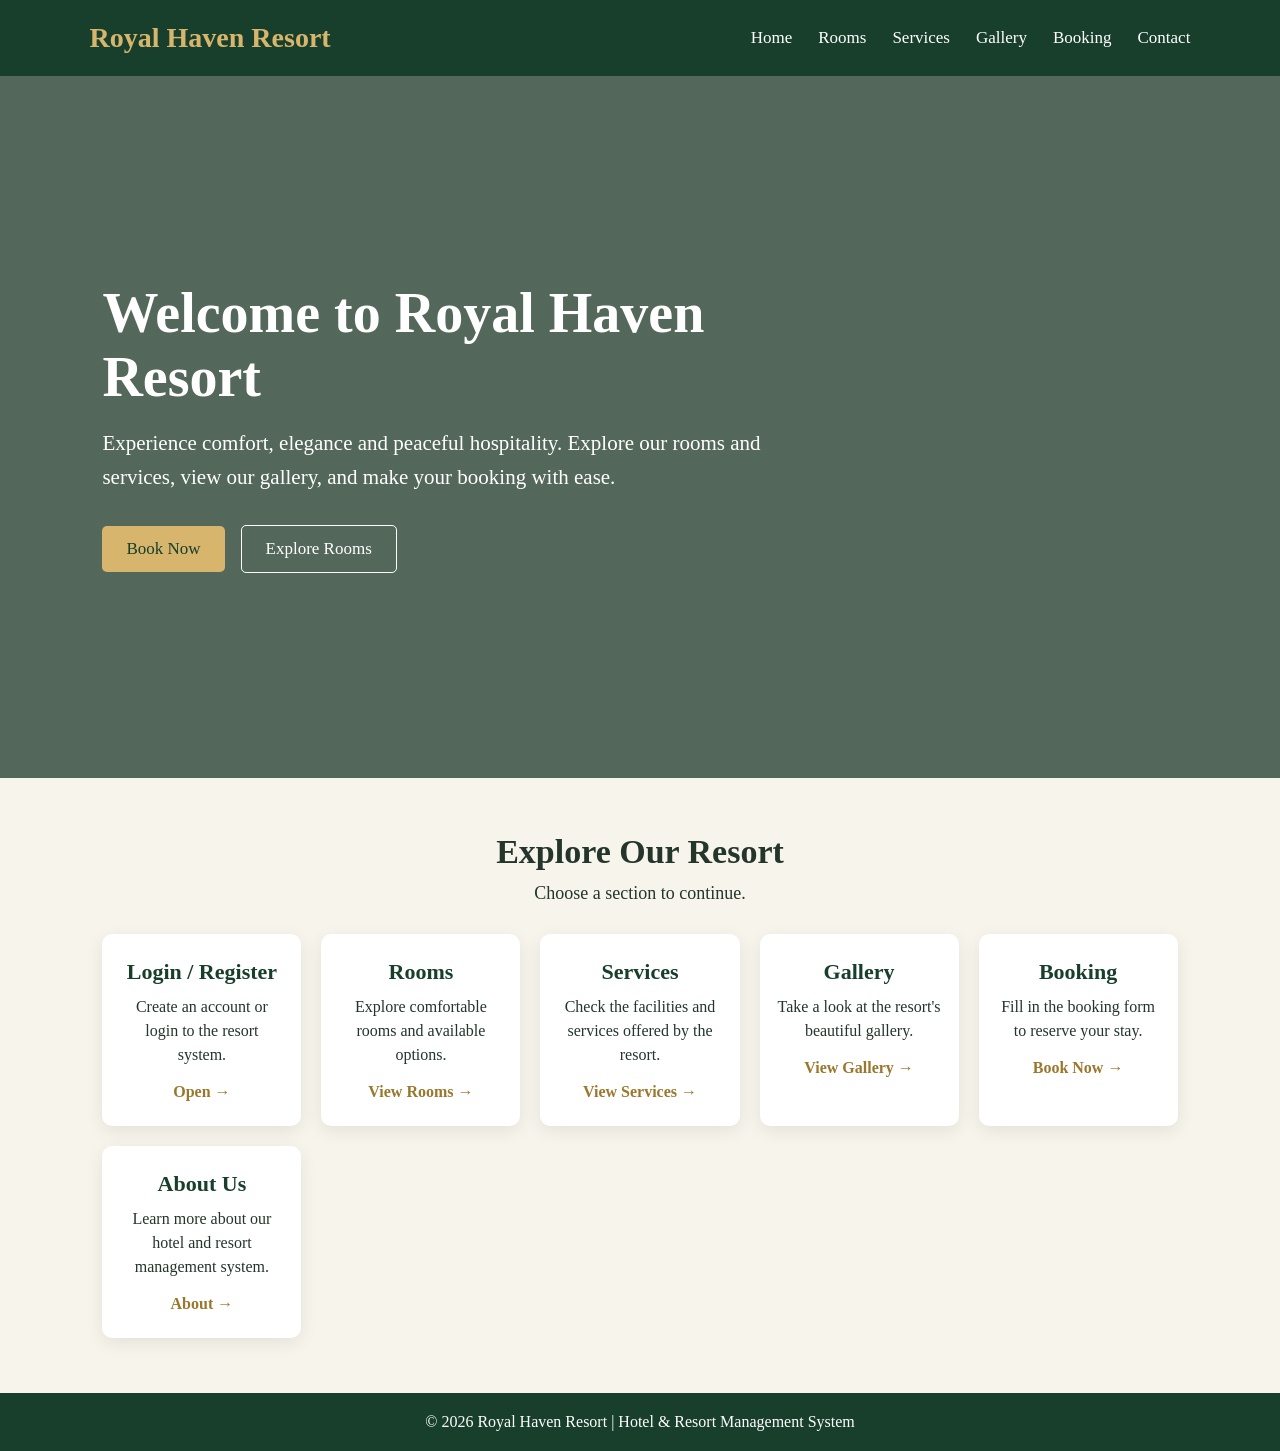
<file: Hotel-Resort-Member-1/index.html>
<!DOCTYPE html>
<html lang="en">
<head>
    <meta charset="UTF-8">
    <meta name="viewport" content="width=device-width, initial-scale=1.0">
    <title>Hotel & Resort Management System</title>
    <style>
        * {
            margin: 0;
            padding: 0;
            box-sizing: border-box;
        }

        body {
            font-family: "Times New Roman", serif;
            background: #f7f4ec;
            color: #24352b;
        }

        header {
            background: #173f2b;
            color: white;
            padding: 22px 7%;
            display: flex;
            justify-content: space-between;
            align-items: center;
            gap: 20px;
            flex-wrap: wrap;
        }

        .logo {
            font-size: 28px;
            font-weight: bold;
            color: #d7b56d;
        }

        nav a {
            color: white;
            text-decoration: none;
            margin-left: 22px;
            font-size: 17px;
        }

        nav a:hover {
            color: #d7b56d;
        }

        .hero {
            min-height: 78vh;
            display: flex;
            align-items: center;
            padding: 70px 8%;
            background:
                linear-gradient(rgba(20, 50, 35, 0.72), rgba(20, 50, 35, 0.72)),
                url("https://images.unsplash.com/photo-1564501049412-61c2a3083791?auto=format&fit=crop&w=1600&q=80")
                center/cover;
            color: white;
        }

        .hero-content {
            max-width: 700px;
        }

        .hero h1 {
            font-size: 56px;
            margin-bottom: 18px;
        }

        .hero p {
            font-size: 21px;
            line-height: 1.6;
            margin-bottom: 30px;
        }

        .buttons a {
            display: inline-block;
            text-decoration: none;
            padding: 13px 24px;
            margin-right: 12px;
            border-radius: 5px;
            font-size: 17px;
        }

        .primary {
            background: #d7b56d;
            color: #173f2b;
        }

        .secondary {
            border: 1px solid white;
            color: white;
        }

        .quick-links {
            padding: 55px 8%;
            text-align: center;
        }

        .quick-links h2 {
            font-size: 34px;
            margin-bottom: 12px;
        }

        .quick-links > p {
            margin-bottom: 30px;
            font-size: 18px;
        }

        .cards {
            display: grid;
            grid-template-columns: repeat(auto-fit, minmax(190px, 1fr));
            gap: 20px;
        }

        .card {
            background: white;
            padding: 25px 18px;
            border-radius: 10px;
            box-shadow: 0 5px 18px rgba(0,0,0,0.08);
        }

        .card h3 {
            color: #173f2b;
            margin-bottom: 10px;
            font-size: 22px;
        }

        .card p {
            margin-bottom: 16px;
            line-height: 1.5;
        }

        .card a {
            text-decoration: none;
            color: #9b772d;
            font-weight: bold;
        }

        footer {
            background: #173f2b;
            color: white;
            text-align: center;
            padding: 20px;
        }

        @media (max-width: 700px) {
            .hero h1 {
                font-size: 40px;
            }

            nav a {
                margin-left: 8px;
                font-size: 15px;
            }
        }
    </style>
</head>
<body>

<header>
    <div class="logo">Royal Haven Resort</div>
    <nav>
        <a href="index.html">Home</a>
        <a href="../Member-2_Rooms-Services/HTML/rooms.html">Rooms</a>
        <a href="../Member-2_Rooms-Services/HTML/services.html">Services</a>
        <a href="../Member-3_Gallery-Contact/HTML/gallery.html">Gallery</a>
        <a href="../Member-4_Booking-About/HTML/booking.html">Booking</a>
        <a href="../Member-3_Gallery-Contact/HTML/contact.html">Contact</a>
    </nav>
</header>

<section class="hero">
    <div class="hero-content">
        <h1>Welcome to Royal Haven Resort</h1>
        <p>
            Experience comfort, elegance and peaceful hospitality.
            Explore our rooms and services, view our gallery, and make
            your booking with ease.
        </p>

        <div class="buttons">
            <a class="primary" href="../Member-4_Booking-About/HTML/booking.html">Book Now</a>
            <a class="secondary" href="../Member-2_Rooms-Services/HTML/rooms.html">Explore Rooms</a>
        </div>
    </div>
</section>

<section class="quick-links">
    <h2>Explore Our Resort</h2>
    <p>Choose a section to continue.</p>

    <div class="cards">
        <div class="card">
            <h3>Login / Register</h3>
            <p>Create an account or login to the resort system.</p>
            <a href="./HTML/login.html">Open →</a>
        </div>

        <div class="card">
            <h3>Rooms</h3>
            <p>Explore comfortable rooms and available options.</p>
            <a href="../Member-2_Rooms-Services/HTML/rooms.html">View Rooms →</a>
        </div>

        <div class="card">
            <h3>Services</h3>
            <p>Check the facilities and services offered by the resort.</p>
            <a href="../Member-2_Rooms-Services/HTML/services.html">View Services →</a>
        </div>

        <div class="card">
            <h3>Gallery</h3>
            <p>Take a look at the resort's beautiful gallery.</p>
            <a href="../Member-3_Gallery-Contact/HTML/gallery.html">View Gallery →</a>
        </div>

        <div class="card">
            <h3>Booking</h3>
            <p>Fill in the booking form to reserve your stay.</p>
            <a href="../Member-4_Booking-About/HTML/booking.html">Book Now →</a>
        </div>

        <div class="card">
            <h3>About Us</h3>
            <p>Learn more about our hotel and resort management system.</p>
            <a href="../Member-4_Booking-About/HTML/about.html">About →</a>
        </div>
    </div>
</section>

<footer>
    <p>&copy; 2026 Royal Haven Resort | Hotel & Resort Management System</p>
</footer>

</body>
</html>
</file>
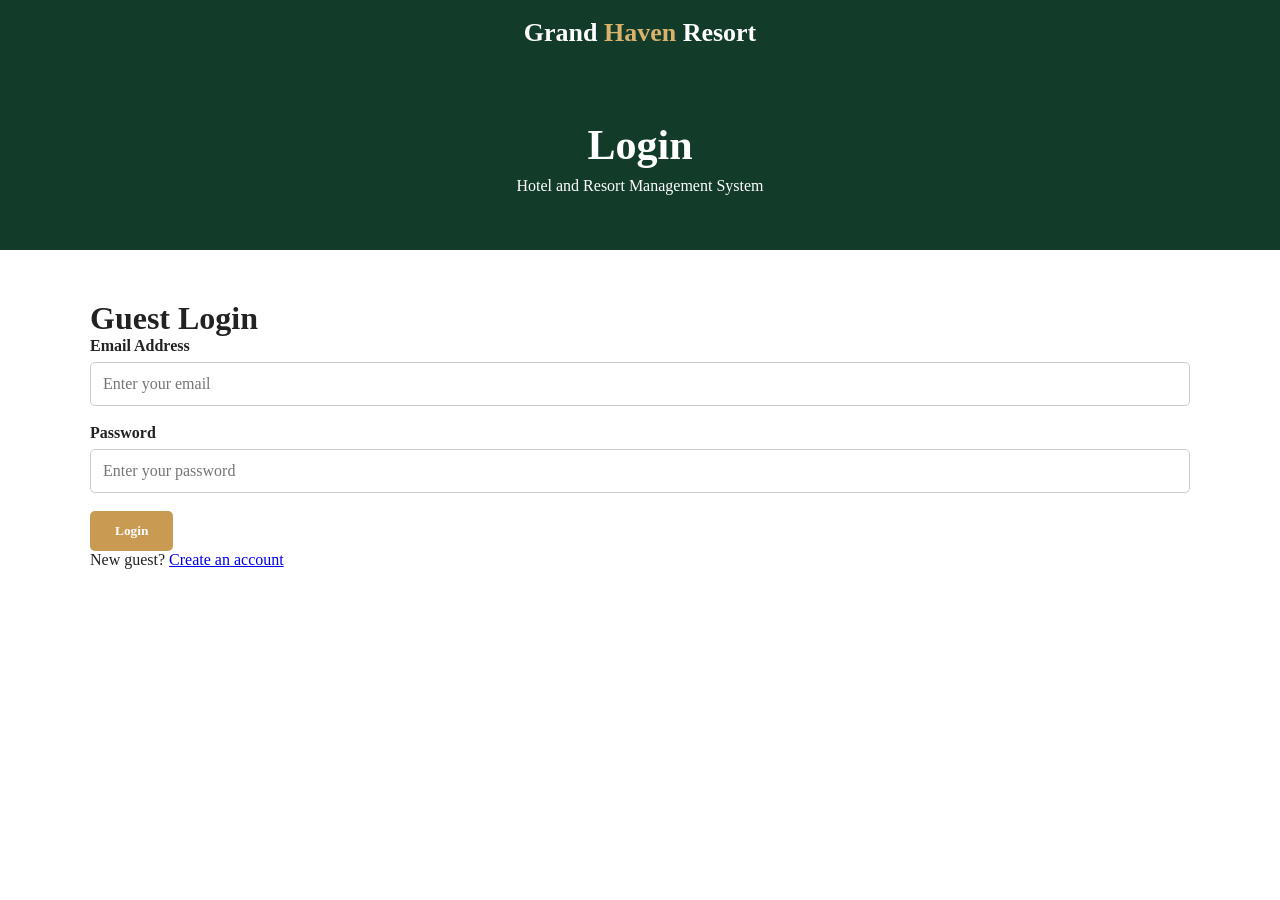
<file: Hotel-Resort-Member-1/HTML/login.html>
<!DOCTYPE html>
<html lang="en">
<head>
    <meta charset="UTF-8">
    <meta name="viewport" content="width=device-width, initial-scale=1.0">
    <title>Login - Grand Haven Resort</title>
    <link rel="stylesheet" href="../CSS/login-register.css">
</head>
<body>
    <header class="navbar">
        <div class="logo">Grand <span>Haven</span> Resort</div>
    </header>
    <section class="page-title">
        <h1>Login</h1>
        <p>Hotel and Resort Management System</p>
    </section>
    <main class="container">
        <h1>Guest Login</h1>
<form>
<div><label>Email Address</label><input type="email" placeholder="Enter your email"></div><br>
<div><label>Password</label><input type="password" placeholder="Enter your password"></div><br>
<button class="btn">Login</button>
</form>
<p>New guest? <a href="register.html">Create an account</a></p>
    </main>
</body>
</html>
</file>
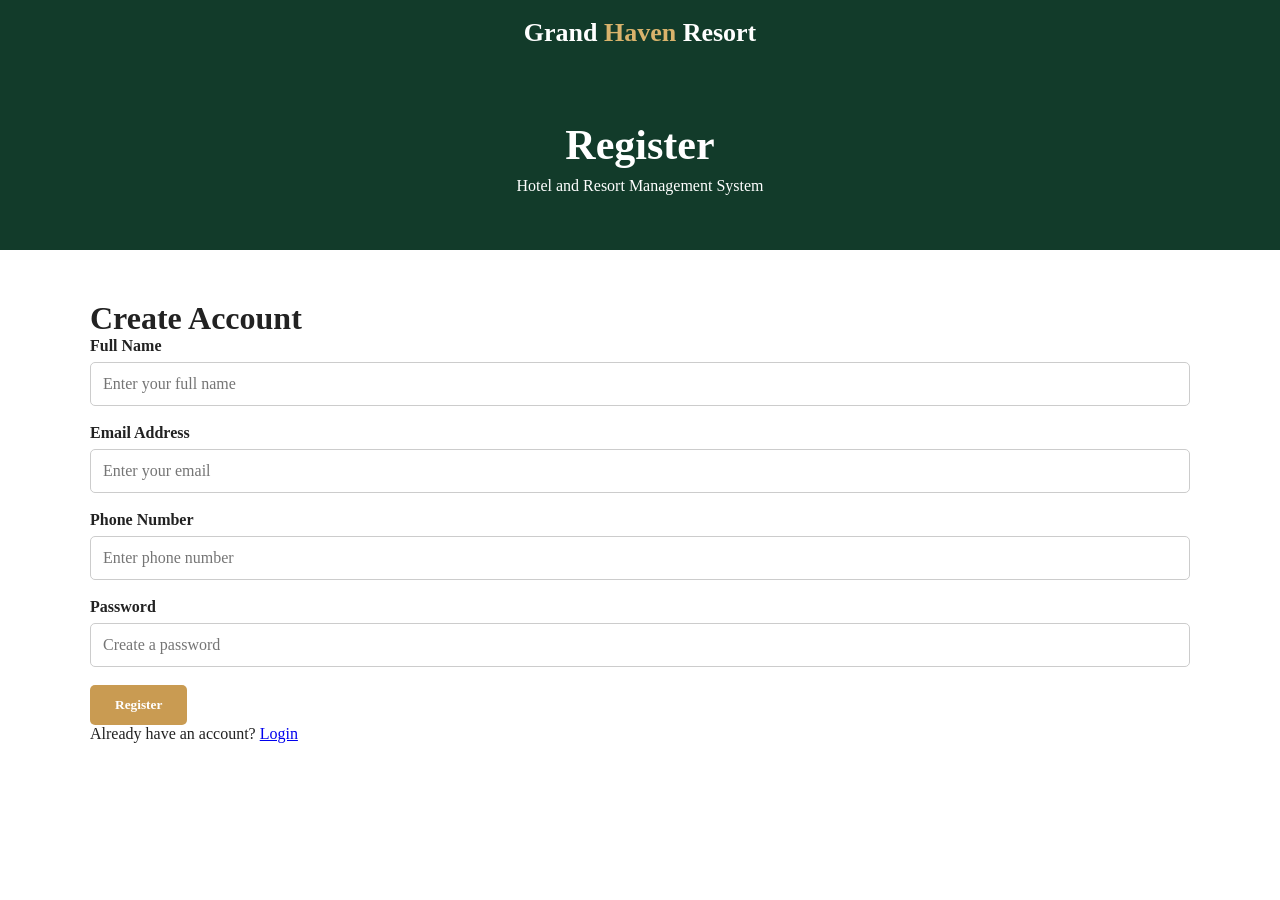
<file: Hotel-Resort-Member-1/HTML/register.html>
<!DOCTYPE html>
<html lang="en">
<head>
    <meta charset="UTF-8">
    <meta name="viewport" content="width=device-width, initial-scale=1.0">
    <title>Register - Grand Haven Resort</title>
    <link rel="stylesheet" href="../CSS/login-register.css">
</head>
<body>
    <header class="navbar">
        <div class="logo">Grand <span>Haven</span> Resort</div>
    </header>
    <section class="page-title">
        <h1>Register</h1>
        <p>Hotel and Resort Management System</p>
    </section>
    <main class="container">
        <h1>Create Account</h1>
<form>
<div><label>Full Name</label><input type="text" placeholder="Enter your full name"></div><br>
<div><label>Email Address</label><input type="email" placeholder="Enter your email"></div><br>
<div><label>Phone Number</label><input type="tel" placeholder="Enter phone number"></div><br>
<div><label>Password</label><input type="password" placeholder="Create a password"></div><br>
<button class="btn">Register</button>
</form>
<p>Already have an account? <a href="login.html">Login</a></p>
    </main>
</body>
</html>
</file>
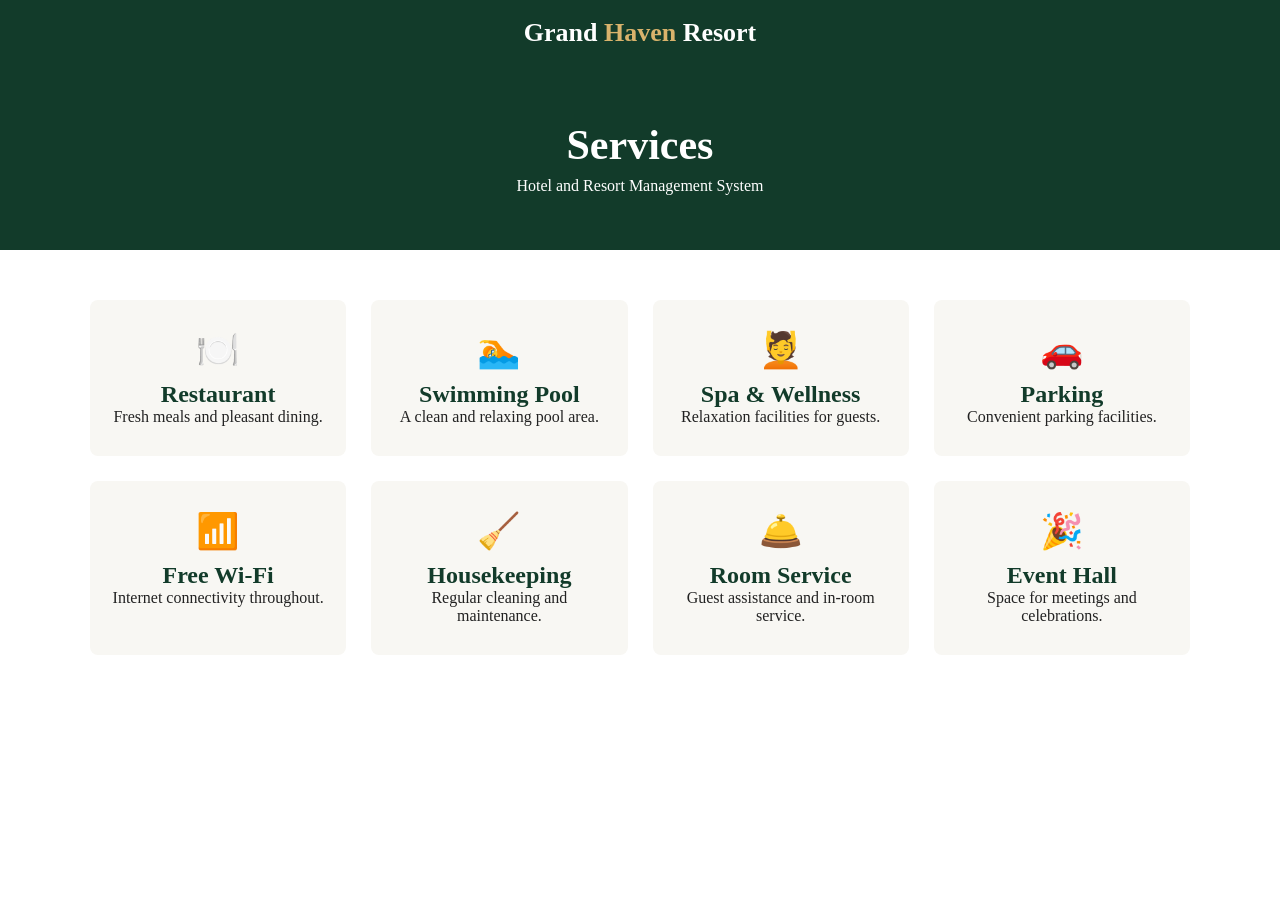
<file: Hotel-Resort-Member-2/HTML/services.html>
<!DOCTYPE html>
<html lang="en">
<head>
    <meta charset="UTF-8">
    <meta name="viewport" content="width=device-width, initial-scale=1.0">
    <title>Services - Grand Haven Resort</title>
    <link rel="stylesheet" href="../CSS/rooms-services.css">
</head>
<body>
    <header class="navbar">
        <div class="logo">Grand <span>Haven</span> Resort</div>
    </header>
    <section class="page-title">
        <h1>Services</h1>
        <p>Hotel and Resort Management System</p>
    </section>
    <main class="container">
        <div class="service-grid">
<div class="service"><div class="icon">🍽️</div><h2>Restaurant</h2><p>Fresh meals and pleasant dining.</p></div>
<div class="service"><div class="icon">🏊</div><h2>Swimming Pool</h2><p>A clean and relaxing pool area.</p></div>
<div class="service"><div class="icon">💆</div><h2>Spa & Wellness</h2><p>Relaxation facilities for guests.</p></div>
<div class="service"><div class="icon">🚗</div><h2>Parking</h2><p>Convenient parking facilities.</p></div>
<div class="service"><div class="icon">📶</div><h2>Free Wi-Fi</h2><p>Internet connectivity throughout.</p></div>
<div class="service"><div class="icon">🧹</div><h2>Housekeeping</h2><p>Regular cleaning and maintenance.</p></div>
<div class="service"><div class="icon">🛎️</div><h2>Room Service</h2><p>Guest assistance and in-room service.</p></div>
<div class="service"><div class="icon">🎉</div><h2>Event Hall</h2><p>Space for meetings and celebrations.</p></div>
</div>
    </main>
</body>
</html>
</file>
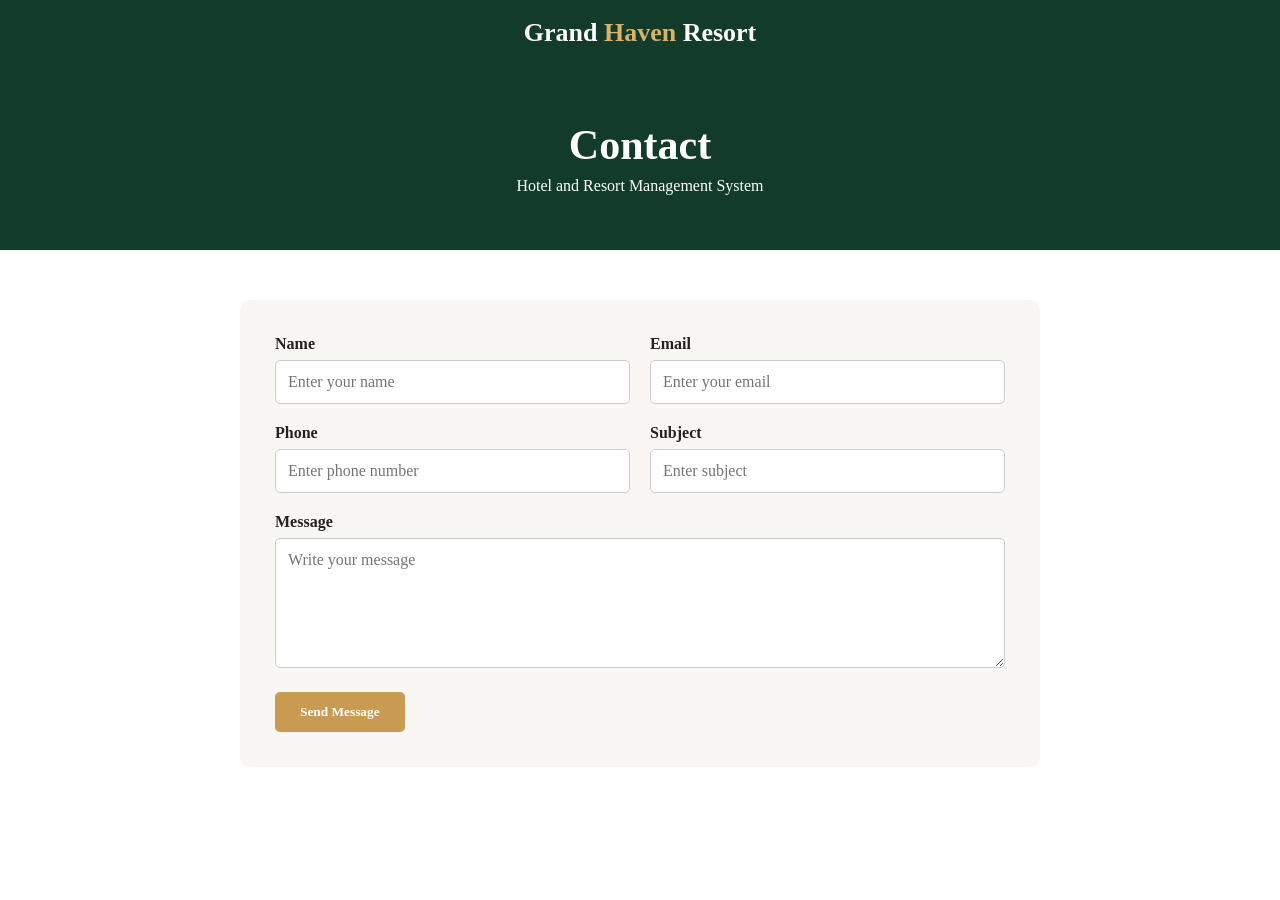
<file: Hotel-Resort-Member-3/HTML/contact.html>
<!DOCTYPE html>
<html lang="en">
<head>
    <meta charset="UTF-8">
    <meta name="viewport" content="width=device-width, initial-scale=1.0">
    <title>Contact - Grand Haven Resort</title>
    <link rel="stylesheet" href="../CSS/gallery-contact.css">
</head>
<body>
    <header class="navbar">
        <div class="logo">Grand <span>Haven</span> Resort</div>
    </header>
    <section class="page-title">
        <h1>Contact</h1>
        <p>Hotel and Resort Management System</p>
    </section>
    <main class="container">
        <div class="form-box"><form><div class="form-grid">
<div><label>Name</label><input type="text" placeholder="Enter your name"></div>
<div><label>Email</label><input type="email" placeholder="Enter your email"></div>
<div><label>Phone</label><input type="tel" placeholder="Enter phone number"></div>
<div><label>Subject</label><input type="text" placeholder="Enter subject"></div>
<div class="full"><label>Message</label><textarea placeholder="Write your message"></textarea></div>
<div class="full"><button class="btn">Send Message</button></div>
</div></form></div>
    </main>
</body>
</html>
</file>
<file: Hotel-Resort-Member-1/CSS/login-register.css>
* {
    box-sizing: border-box;
    margin: 0;
    padding: 0;
}

body {
    font-family: "Times New Roman", serif;
    color: #222;
    background: #ffffff;
}

.navbar {
    background: #123b2a;
    color: white;
    padding: 18px;
    text-align: center;
}

.logo {
    font-size: 26px;
    font-weight: bold;
}

.logo span {
    color: #d9b36c;
}

.container {
    width: 90%;
    max-width: 1100px;
    margin: 50px auto;
}

.page-title {
    background: #123b2a;
    color: white;
    text-align: center;
    padding: 55px 20px;
}

.page-title h1 {
    font-size: 42px;
    margin-bottom: 8px;
}

.form-box {
    max-width: 800px;
    margin: auto;
    background: #f8f7f3;
    padding: 35px;
    border-radius: 10px;
}

.form-grid {
    display: grid;
    grid-template-columns: 1fr 1fr;
    gap: 20px;
}

.full {
    grid-column: 1 / -1;
}

label {
    display: block;
    font-weight: bold;
    margin-bottom: 7px;
}

input,
select,
textarea {
    width: 100%;
    padding: 12px;
    border: 1px solid #ccc;
    border-radius: 5px;
    font-family: inherit;
    font-size: 16px;
}

textarea {
    height: 130px;
    resize: vertical;
}

.btn {
    background: #c99b52;
    color: white;
    border: 0;
    padding: 12px 25px;
    border-radius: 5px;
    font-family: inherit;
    font-weight: bold;
    cursor: pointer;
}

.room-grid,
.service-grid,
.gallery {
    display: grid;
    gap: 25px;
}

.room-grid {
    grid-template-columns: repeat(3, 1fr);
}

.room-card {
    border: 1px solid #ddd;
    border-radius: 8px;
    overflow: hidden;
    box-shadow: 0 4px 15px rgba(0, 0, 0, 0.08);
}

.room-card img,
.gallery img {
    width: 100%;
    object-fit: cover;
}

.room-card img {
    height: 210px;
}

.room-info {
    padding: 20px;
}

.room-info h2,
.service h2,
.about h2 {
    color: #123b2a;
}

.price {
    color: #a47734;
    font-size: 18px;
    font-weight: bold;
    margin: 12px 0;
}

.service-grid {
    grid-template-columns: repeat(4, 1fr);
}

.service {
    text-align: center;
    background: #f8f7f3;
    padding: 30px 18px;
    border-radius: 8px;
}

.icon {
    font-size: 35px;
    margin-bottom: 10px;
}

.gallery {
    grid-template-columns: repeat(3, 1fr);
}

.gallery img {
    height: 250px;
    border-radius: 8px;
}

.about {
    display: grid;
    grid-template-columns: 1fr 1fr;
    gap: 40px;
    align-items: center;
}

.about img {
    width: 100%;
    border-radius: 8px;
}

@media (max-width: 800px) {
    .room-grid,
    .service-grid,
    .gallery,
    .about,
    .form-grid {
        grid-template-columns: 1fr;
    }

    .full {
        grid-column: auto;
    }
}
</file>
<file: Hotel-Resort-Member-2/CSS/rooms-services.css>
* {
    box-sizing: border-box;
    margin: 0;
    padding: 0;
}

body {
    font-family: "Times New Roman", serif;
    color: #222;
    background: #ffffff;
}

.navbar {
    background: #123b2a;
    color: white;
    padding: 18px;
    text-align: center;
}

.logo {
    font-size: 26px;
    font-weight: bold;
}

.logo span {
    color: #d9b36c;
}

.container {
    width: 90%;
    max-width: 1100px;
    margin: 50px auto;
}

.page-title {
    background: #123b2a;
    color: white;
    text-align: center;
    padding: 55px 20px;
}

.page-title h1 {
    font-size: 42px;
    margin-bottom: 8px;
}

.form-box {
    max-width: 800px;
    margin: auto;
    background: #f8f7f3;
    padding: 35px;
    border-radius: 10px;
}

.form-grid {
    display: grid;
    grid-template-columns: 1fr 1fr;
    gap: 20px;
}

.full {
    grid-column: 1 / -1;
}

label {
    display: block;
    font-weight: bold;
    margin-bottom: 7px;
}

input,
select,
textarea {
    width: 100%;
    padding: 12px;
    border: 1px solid #ccc;
    border-radius: 5px;
    font-family: inherit;
    font-size: 16px;
}

textarea {
    height: 130px;
    resize: vertical;
}

.btn {
    background: #c99b52;
    color: white;
    border: 0;
    padding: 12px 25px;
    border-radius: 5px;
    font-family: inherit;
    font-weight: bold;
    cursor: pointer;
}

.room-grid,
.service-grid,
.gallery {
    display: grid;
    gap: 25px;
}

.room-grid {
    grid-template-columns: repeat(3, 1fr);
}

.room-card {
    border: 1px solid #ddd;
    border-radius: 8px;
    overflow: hidden;
    box-shadow: 0 4px 15px rgba(0, 0, 0, 0.08);
}

.room-card img,
.gallery img {
    width: 100%;
    object-fit: cover;
}

.room-card img {
    height: 210px;
}

.room-info {
    padding: 20px;
}

.room-info h2,
.service h2,
.about h2 {
    color: #123b2a;
}

.price {
    color: #a47734;
    font-size: 18px;
    font-weight: bold;
    margin: 12px 0;
}

.service-grid {
    grid-template-columns: repeat(4, 1fr);
}

.service {
    text-align: center;
    background: #f8f7f3;
    padding: 30px 18px;
    border-radius: 8px;
}

.icon {
    font-size: 35px;
    margin-bottom: 10px;
}

.gallery {
    grid-template-columns: repeat(3, 1fr);
}

.gallery img {
    height: 250px;
    border-radius: 8px;
}

.about {
    display: grid;
    grid-template-columns: 1fr 1fr;
    gap: 40px;
    align-items: center;
}

.about img {
    width: 100%;
    border-radius: 8px;
}

@media (max-width: 800px) {
    .room-grid,
    .service-grid,
    .gallery,
    .about,
    .form-grid {
        grid-template-columns: 1fr;
    }

    .full {
        grid-column: auto;
    }
}
</file>
<file: Hotel-Resort-Member-3/CSS/gallery-contact.css>
* {
    box-sizing: border-box;
    margin: 0;
    padding: 0;
}

body {
    font-family: "Times New Roman", serif;
    color: #222;
    background: #ffffff;
}

.navbar {
    background: #123b2a;
    color: white;
    padding: 18px;
    text-align: center;
}

.logo {
    font-size: 26px;
    font-weight: bold;
}

.logo span {
    color: #d9b36c;
}

.container {
    width: 90%;
    max-width: 1100px;
    margin: 50px auto;
}

.page-title {
    background: #123b2a;
    color: white;
    text-align: center;
    padding: 55px 20px;
}

.page-title h1 {
    font-size: 42px;
    margin-bottom: 8px;
}

.form-box {
    max-width: 800px;
    margin: auto;
    background: #f8f7f3;
    padding: 35px;
    border-radius: 10px;
}

.form-grid {
    display: grid;
    grid-template-columns: 1fr 1fr;
    gap: 20px;
}

.full {
    grid-column: 1 / -1;
}

label {
    display: block;
    font-weight: bold;
    margin-bottom: 7px;
}

input,
select,
textarea {
    width: 100%;
    padding: 12px;
    border: 1px solid #ccc;
    border-radius: 5px;
    font-family: inherit;
    font-size: 16px;
}

textarea {
    height: 130px;
    resize: vertical;
}

.btn {
    background: #c99b52;
    color: white;
    border: 0;
    padding: 12px 25px;
    border-radius: 5px;
    font-family: inherit;
    font-weight: bold;
    cursor: pointer;
}

.room-grid,
.service-grid,
.gallery {
    display: grid;
    gap: 25px;
}

.room-grid {
    grid-template-columns: repeat(3, 1fr);
}

.room-card {
    border: 1px solid #ddd;
    border-radius: 8px;
    overflow: hidden;
    box-shadow: 0 4px 15px rgba(0, 0, 0, 0.08);
}

.room-card img,
.gallery img {
    width: 100%;
    object-fit: cover;
}

.room-card img {
    height: 210px;
}

.room-info {
    padding: 20px;
}

.room-info h2,
.service h2,
.about h2 {
    color: #123b2a;
}

.price {
    color: #a47734;
    font-size: 18px;
    font-weight: bold;
    margin: 12px 0;
}

.service-grid {
    grid-template-columns: repeat(4, 1fr);
}

.service {
    text-align: center;
    background: #f8f7f3;
    padding: 30px 18px;
    border-radius: 8px;
}

.icon {
    font-size: 35px;
    margin-bottom: 10px;
}

.gallery {
    grid-template-columns: repeat(3, 1fr);
}

.gallery img {
    height: 250px;
    border-radius: 8px;
}

.about {
    display: grid;
    grid-template-columns: 1fr 1fr;
    gap: 40px;
    align-items: center;
}

.about img {
    width: 100%;
    border-radius: 8px;
}

@media (max-width: 800px) {
    .room-grid,
    .service-grid,
    .gallery,
    .about,
    .form-grid {
        grid-template-columns: 1fr;
    }

    .full {
        grid-column: auto;
    }
}
</file>
